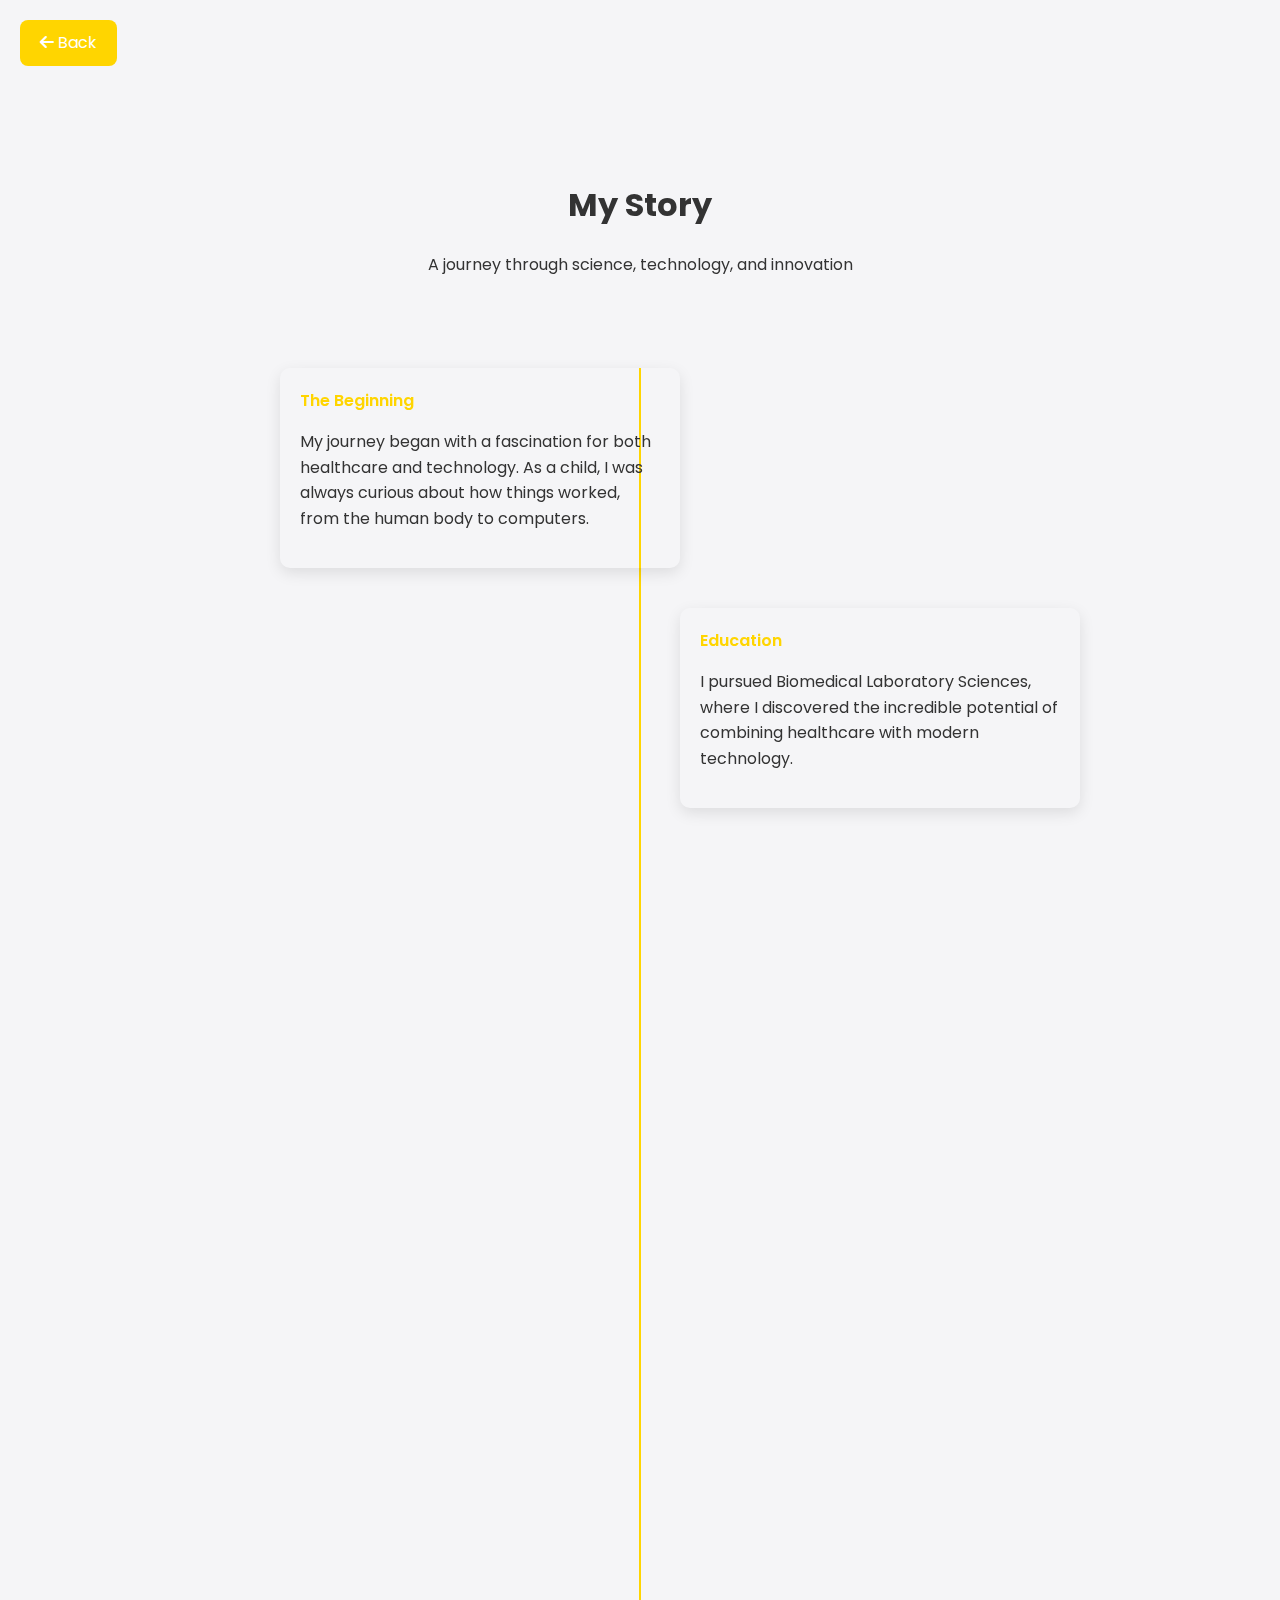
<file: story.html>
<!DOCTYPE html>
<html lang="en">
<head>
    <meta charset="UTF-8">
    <meta name="viewport" content="width=device-width, initial-scale=1.0">
    <title>My Story - Jean Pierre</title>
    <link rel="stylesheet" href="styles.css">
    <link rel="stylesheet" href="https://cdnjs.cloudflare.com/ajax/libs/font-awesome/6.0.0/css/all.min.css">
    <link href="https://fonts.googleapis.com/css2?family=Poppins:wght@300;400;500;600;700&display=swap" rel="stylesheet">
    <link href="https://unpkg.com/aos@2.3.1/dist/aos.css" rel="stylesheet">
    <style>
        .story-section {
            padding: 80px 20px;
            max-width: 800px;
            margin: 0 auto;
        }

        .story-header {
            text-align: center;
            margin-bottom: 50px;
        }

        .story-content {
            line-height: 1.8;
            font-size: 1.1rem;
        }

        .story-image {
            width: 100%;
            max-width: 600px;
            border-radius: 15px;
            margin: 30px auto;
            display: block;
        }

        .timeline {
            position: relative;
            padding: 40px 0;
        }

        .timeline::before {
            content: '';
            position: absolute;
            left: 50%;
            transform: translateX(-50%);
            width: 2px;
            height: 100%;
            background: var(--accent-color);
        }

        .timeline-item {
            margin-bottom: 40px;
            position: relative;
            width: 50%;
            padding: 0 40px;
        }

        .timeline-item:nth-child(odd) {
            left: 0;
        }

        .timeline-item:nth-child(even) {
            left: 50%;
        }

        .timeline-content {
            background: var(--bg-secondary);
            padding: 20px;
            border-radius: 10px;
            box-shadow: 0 5px 15px rgba(0, 0, 0, 0.1);
        }

        .timeline-date {
            color: var(--accent-color);
            font-weight: 600;
            margin-bottom: 10px;
        }

        .back-btn {
            position: fixed;
            top: 20px;
            left: 20px;
            background: var(--accent-color);
            color: white;
            padding: 10px 20px;
            border-radius: 8px;
            text-decoration: none;
            transition: all 0.3s ease;
        }

        .back-btn:hover {
            transform: translateY(-2px);
            box-shadow: 0 5px 15px rgba(0, 0, 0, 0.2);
        }
    </style>
</head>
<body>
    <a href="index.html" class="back-btn">
        <i class="fas fa-arrow-left"></i> Back
    </a>

    <div class="story-section">
        <div class="story-header" data-aos="fade-up">
            <h1>My Story</h1>
            <p>A journey through science, technology, and innovation</p>
        </div>

        <div class="timeline">
            <div class="timeline-item" data-aos="fade-right">
                <div class="timeline-content">
                    <div class="timeline-date">The Beginning</div>
                    <p>My journey began with a fascination for both healthcare and technology. As a child, I was always curious about how things worked, from the human body to computers.</p>
                </div>
            </div>

            <div class="timeline-item" data-aos="fade-left">
                <div class="timeline-content">
                    <div class="timeline-date">Education</div>
                    <p>I pursued Biomedical Laboratory Sciences, where I discovered the incredible potential of combining healthcare with modern technology.</p>
                </div>
            </div>

            <div class="timeline-item" data-aos="fade-right">
                <div class="timeline-content">
                    <div class="timeline-date">The Tech Journey</div>
                    <p>While studying laboratory sciences, I taught myself programming. I saw how technology could revolutionize healthcare and decided to bridge these two worlds.</p>
                </div>
            </div>

            <div class="timeline-item" data-aos="fade-left">
                <div class="timeline-content">
                    <div class="timeline-date">Projects & Impact</div>
                    <p>I've worked on various projects combining healthcare and technology, from AI-powered microscopy analysis to innovative laboratory management systems.</p>
                </div>
            </div>

            <div class="timeline-item" data-aos="fade-right">
                <div class="timeline-content">
                    <div class="timeline-date">Today</div>
                    <p>Now, I continue to explore the intersection of healthcare and technology, always looking for new ways to make a positive impact in both fields.</p>
                </div>
            </div>
        </div>

        <div class="story-content" data-aos="fade-up">
            <h2>Vision for the Future</h2>
            <p>I believe in a future where healthcare and technology work seamlessly together to improve patient care and medical research. My goal is to continue developing innovative solutions that bridge these two vital fields.</p>
        </div>
    </div>

    <script src="https://unpkg.com/aos@2.3.1/dist/aos.js"></script>
    <script>
        AOS.init({
            duration: 800,
            once: true
        });
    </script>
</body>
</html>
</file>
<file: styles.css>
:root {
    --primary-color: #3A2D72;    /* Royal Indigo */
    --secondary-color: #00F9FF;  /* Electric Cyan */
    --accent-color: #FFD500;     /* Solar Yellow */
    --bg-color: #F9F9F9;         /* Misty White */
    --text-color: #333333;       /* Charcoal Gray */
    --transition: all 0.3s ease;
    --accent-color-rgb: 255, 213, 0;     /* Solar Yellow RGB */
    --secondary-color-rgb: 0, 249, 255;  /* Electric Cyan RGB */
    --background-color: #f5f5f7;      /* Soft light gray background */
    --card-background: #ffffff;        /* White for cards */
    --section-background: #f8f9fa;     /* Alternative light background for sections */
    --nav-background: rgba(255, 255, 255, 0.95);  /* Slightly transparent white for nav */
}

body {
    font-family: 'Poppins', sans-serif;
    line-height: 1.6;
    color: var(--text-color);
    background-color: var(--background-color);
    padding-top: 70px;
}

/* Navigation */
#navbar {
    position: fixed;
    top: 0;
    width: 100%;
    background-color: rgba(255, 255, 255, 0.95);
    box-shadow: 0 2px 10px rgba(0, 0, 0, 0.1);
    z-index: 1000;
    transition: all 0.3s ease;
}

#navbar.scrolled {
    background: rgba(255, 255, 255, 0.95);
    backdrop-filter: blur(10px);
}

#navbar.hidden {
    transform: translateY(-100%);
}

.nav-content {
    display: flex;
    justify-content: space-between;
    align-items: center;
    width: 100%;
    max-width: 1200px;
    padding: 0 20px;
}

.logo {
    font-size: 1.5rem;
    font-weight: 700;
    color: var(--primary-color);
}

.nav-links {
    flex: 1;
    display: flex;
    justify-content: center;
    align-items: center;
    gap: 2rem;
    list-style: none;
}

.nav-links a {
    text-decoration: none;
    color: var(--text-color);
    font-weight: 500;
    transition: var(--transition);
}

.nav-links a:hover {
    color: var(--primary-color);
}

/* Enhanced Hero Section */
.hero {
    position: relative;
    min-height: 100vh;
    background: linear-gradient(135deg, var(--primary-color) 0%, var(--secondary-color) 100%);
    overflow: hidden;
}

.hero-particles {
    position: absolute;
    width: 100%;
    height: 100%;
    top: 0;
    left: 0;
}

.hero-content {
    position: relative;
    display: grid;
    grid-template-columns: 1fr 1fr;
    gap: 2rem;
    padding: 2rem;
    height: 100vh;
    align-items: center;
}

.hero-left {
    display: flex;
    justify-content: center;
    align-items: center;
}

.profile-container {
    position: relative;
    width: 300px;
    height: 300px;
}

.profile-image {
    width: 100%;
    height: 100%;
    border-radius: 30% 70% 70% 30% / 30% 30% 70% 70%;
    object-fit: cover;
    position: relative;
    z-index: 2;
    animation: floatImage 6s ease-in-out infinite;
    
}

.profile-blob {
    position: absolute;
    top: -10px;
    left: -10px;
    right: -10px;
    bottom: -10px;
    background: linear-gradient(45deg, var(--accent-color), var(--secondary-color));
    border-radius: 30% 70% 70% 30% / 30% 30% 70% 70%;
    animation: morphBlob 15s ease-in-out infinite;
    opacity: 0.3;
    z-index: 1;
}

@keyframes floatImage {
    0% {
        transform: translateY(0) rotate(0deg);
    }
    50% {
        transform: translateY(-15px) rotate(2deg);
    }
    100% {
        transform: translateY(0) rotate(0deg);
    }
}
@keyframes morphBlob {
    0% {
        border-radius: 30% 70% 70% 30% / 30% 30% 70% 70%;
        transform: scale(1);
    }
    25% {
        border-radius: 58% 42% 75% 25% / 76% 46% 54% 24%;
        transform: scale(1.05);
    }
    50% {
        border-radius: 50% 50% 33% 67% / 55% 27% 73% 45%;
        transform: scale(1);
    }
    75% {
        border-radius: 33% 67% 58% 42% / 63% 68% 32% 37%;
        transform: scale(1.05);
    }
    100% {
        border-radius: 30% 70% 70% 30% / 30% 30% 70% 70%;
        transform: scale(1);
    }
}

.hero-right {
    position: relative;
}

.hero-text-content {
    position: relative;
    z-index: 2;
}

.glitch {
    font-size: 4rem;
    font-weight: bold;
    text-transform: uppercase;
    position: relative;
    text-shadow: 0.05em 0 0 var(--accent-color), -0.025em -0.05em 0 var(--secondary-color),
                 0.025em 0.05em 0 var(--primary-color);
    animation: glitch 1s infinite;
}

.glitch span {
    position: absolute;
    top: 0;
    left: 0;
}

@keyframes glitch {
    0% {
        text-shadow: 0.05em 0 0 var(--accent-color), -0.025em -0.05em 0 var(--secondary-color),
                     0.025em 0.05em 0 var(--primary-color);
    }
    14% {
        text-shadow: 0.05em 0 0 var(--accent-color), -0.025em -0.05em 0 var(--secondary-color),
                     0.025em 0.05em 0 var(--primary-color);
    }
    15% {
        text-shadow: -0.05em -0.025em 0 var(--accent-color), 0.025em 0.025em 0 var(--secondary-color),
                     -0.05em -0.05em 0 var(--primary-color);
    }
    49% {
        text-shadow: -0.05em -0.025em 0 var(--accent-color), 0.025em 0.025em 0 var(--secondary-color),
                     -0.05em -0.05em 0 var(--primary-color);
    }
    50% {
        text-shadow: 0.025em 0.05em 0 var(--accent-color), 0.05em 0 0 var(--secondary-color),
                     0 -0.05em 0 var(--primary-color);
    }
    99% {
        text-shadow: 0.025em 0.05em 0 var(--accent-color), 0.05em 0 0 var(--secondary-color),
                     0 -0.05em 0 var(--primary-color);
    }
    100% {
        text-shadow: -0.025em 0 0 var(--accent-color), -0.025em -0.025em 0 var(--secondary-color),
                     -0.025em -0.05em 0 var(--primary-color);
    }
}

.role-container {
    display: flex;
    align-items: center;
    gap: 0.5rem;
    margin: 1rem 0;
}

.role-prefix {
    color: var(--accent-color);
    font-size: 1.2rem;
}

.hero-description {
    font-size: 1.2rem;
    margin: 1.5rem 0;
    color: rgba(255, 255, 255, 0.9);
}

.tech-stack {
    display: flex;
    gap: 1rem;
    margin-top: 1rem;
}

.tech-stack i {
    font-size: 1.5rem;
    color: var(--accent-color);
    animation: float 3s ease-in-out infinite;
}

.tech-stack i:nth-child(2) {
    animation-delay: 0.2s;
}

.tech-stack i:nth-child(3) {
    animation-delay: 0.4s;
}

@keyframes float {
    0% {
        transform: translateY(0);
    }
    50% {
        transform: translateY(-10px);
    }
    100% {
        transform: translateY(0);
    }
}

.circuit-board {
    position: absolute;
    top: 0;
    right: 0;
    bottom: 0;
    left: 0;
    background: 
        linear-gradient(90deg, var(--primary-color) 2px, transparent 2px) 0 0,
        linear-gradient(0deg, var(--primary-color) 2px, transparent 2px) 0 0;
    background-size: 40px 40px;
    background-color: transparent;
    opacity: 0.1;
    animation: circuit 20s linear infinite;
}

@keyframes circuit {
    0% {
        background-position: 0 0;
    }
    100% {
        background-position: 40px 40px;
    }
}

.scroll-indicator {
    position: absolute;
    bottom: 2rem;
    left: 50%;
    transform: translateX(-50%);
    display: flex;
    flex-direction: column;
    align-items: center;
    color: white;
}

.mouse {
    width: 30px;
    height: 50px;
    border: 2px solid white;
    border-radius: 15px;
    position: relative;
}

.wheel {
    width: 4px;
    height: 8px;
    background: white;
    position: absolute;
    top: 8px;
    left: 50%;
    transform: translateX(-50%);
    border-radius: 2px;
    animation: scroll 1.5s infinite;
}

.arrows {
    display: flex;
    flex-direction: column;
    align-items: center;
    margin-top: 1rem;
}

.arrows span {
    display: block;
    width: 10px;
    height: 10px;
    border-bottom: 2px solid white;
    border-right: 2px solid white;
    transform: rotate(45deg);
    margin: -6px;
    animation: arrows 2s infinite;
}

.arrows span:nth-child(2) {
    animation-delay: -0.2s;
}

.arrows span:nth-child(3) {
    animation-delay: -0.4s;
}

@keyframes scroll {
    0% {
        opacity: 1;
        transform: translateX(-50%) translateY(0);
    }
    100% {
        opacity: 0;
        transform: translateX(-50%) translateY(20px);
    }
}

@keyframes arrows {
    0% {
        opacity: 0;
        transform: rotate(45deg) translate(-20px, -20px);
    }
    50% {
        opacity: 1;
    }
    100% {
        opacity: 0;
        transform: rotate(45deg) translate(20px, 20px);
    }
}

@media (max-width: 768px) {
    .hero-content {
        grid-template-columns: 1fr;
        text-align: center;
    }

    .profile-container {
        width: 200px;
        height: 200px;
        margin: 0 auto;
    }

    .glitch {
        font-size: 2.5rem;
    }

    .tech-stack {
        justify-content: center;
    }
}

/* Navbar Styles */
.navbar {
    position: fixed;
    top: 0;
    left: 0;
    width: 100%;
    padding: 1rem 2rem;
    background: rgba(var(--bg-color-rgb), 0.95);
    backdrop-filter: blur(10px);
    -webkit-backdrop-filter: blur(10px);
    z-index: 1000;
    display: flex;
    justify-content: space-between;
    align-items: center;
    box-shadow: 0 2px 10px rgba(0, 0, 0, 0.1);
    border-bottom: 2px solid rgba(var(--accent-color-rgb), 0.1);
}

.logo {
    font-size: 1.8rem;
    font-weight: bold;
    color: var(--accent-color);
    text-decoration: none;
    transition: all 0.3s ease;
}

.logo:hover {
    transform: scale(1.05);
}

.nav-links {
    display: flex;
    gap: 2rem;
    list-style: none;
    margin: 0;
    padding: 0;
}

.nav-links a {
    color: var(--text-primary);
    text-decoration: none;
    font-size: 1rem;
    font-weight: 500;
    padding: 0.5rem 1rem;
    border-radius: 8px;
    transition: all 0.3s ease;
}

.nav-links a:hover {
    color: var(--accent-color);
    background: rgba(var(--accent-color-rgb), 0.1);
}

.hamburger {
    display: none;
    flex-direction: column;
    gap: 6px;
    cursor: pointer;
    padding: 10px;
    z-index: 1001;
    border: none;
    background: transparent;
}

.hamburger span {
    display: block;
    width: 25px;
    height: 3px;
    background: var(--text-primary);
    border-radius: 3px;
    transition: all 0.3s ease;
}

/* Mobile Styles */
@media (max-width: 768px) {
    .navbar {
        padding: 1rem;
    }

    .hamburger {
        display: flex;
    }

    .nav-links {
        position: fixed;
        top: 0;
        right: -100%;
        width: 100%;
        height: 100vh;
        background: var(--bg-color);
        flex-direction: column;
        align-items: center;
        justify-content: center;
        gap: 2rem;
        transition: all 0.3s ease;
        opacity: 0;
        visibility: hidden;
    }

    .nav-links.active {
        right: 0;
        opacity: 1;
        visibility: visible;
    }

    .nav-links a {
        font-size: 1.2rem;
        padding: 1rem 2rem;
        width: 200px;
        text-align: center;
    }

    .hamburger.active span:nth-child(1) {
        transform: rotate(45deg) translate(8px, 8px);
    }

    .hamburger.active span:nth-child(2) {
        opacity: 0;
    }

    .hamburger.active span:nth-child(3) {
        transform: rotate(-45deg) translate(7px, -7px);
    }
}

/* Small screens */
@media (max-width: 480px) {
    .navbar {
        padding: 0.8rem;
    }

    .logo {
        font-size: 1.5rem;
    }

    .nav-links a {
        width: 180px;
        font-size: 1.1rem;
    }
}

/* Ensure content doesn't hide under navbar */
body {
    padding-top: 70px;
}

/* Dark mode considerations */
@media (prefers-color-scheme: dark) {
    .navbar {
        background: rgba(var(--bg-color-rgb), 0.95);
    }
}

/* Story Button Tooltip */
#myStoryBtn {
    position: relative;
}

#myStoryBtn::before {
    content: "Click to explore my journey from Medical Lab Science to Tech! 🚀";
    position: absolute;
    top: -60px;
    left: 50%;
    transform: translateX(-50%) scale(0);
    background: var(--bg-secondary);
    color: var(--text-primary);
    padding: 10px;
    border-radius: 8px;
    font-size: 0.9rem;
    width: max-content;
    max-width: 200px;
    opacity: 0;
    pointer-events: none;
    transition: all 0.3s ease;
    box-shadow: 0 5px 15px rgba(0, 0, 0, 0.2);
}

#myStoryBtn:hover::before {
    opacity: 1;
    transform: translateX(-50%) scale(1);
    top: -70px;
}

/* Mobile Responsive Styles */
@media (max-width: 768px) {
    .hamburger {
        display: flex;
    }

    .nav-links {
        position: fixed;
        top: 70px;
        right: -100%;
        width: 100%;
        height: calc(100vh - 70px);
        background: var(--bg-color);
        flex-direction: column;
        align-items: center;
        padding: 2rem;
        transition: all 0.3s ease;
    }

    .nav-links.active {
        right: 0;
    }

    .hamburger.active span:nth-child(1) {
        transform: rotate(45deg) translate(8px, 8px);
    }

    .hamburger.active span:nth-child(2) {
        opacity: 0;
    }

    .hamburger.active span:nth-child(3) {
        transform: rotate(-45deg) translate(7px, -7px);
    }

    /* Optional Components for Mobile */
    .particles-js {
        display: none;
    }

    /* Adjust certifications timeline for mobile */
    .cert-timeline::after {
        left: 31px;
    }

    .cert-item {
        width: 100%;
        padding-left: 70px;
        padding-right: 25px;
    }

    .cert-item:nth-child(odd),
    .cert-item:nth-child(even) {
        left: 0;
    }

    .cert-item:nth-child(odd)::after,
    .cert-item:nth-child(even)::after {
        left: 19px;
    }

    .cert-item:nth-child(odd) .cert-content::before,
    .cert-item:nth-child(even) .cert-content::before {
        left: -15px;
        border-width: 10px 15px 10px 0;
        border-color: transparent var(--bg-secondary) transparent transparent;
    }
}

/* Buttons */
.btn {
    display: inline-block;
    padding: 0.8rem 1.5rem;
    border-radius: 30px;
    text-decoration: none;
    font-weight: 500;
    transition: var(--transition);
    margin: 0.5rem;
}

.btn.primary {
    background-color: var(--accent-color);
    color: var(--primary-color);
}

.btn.secondary {
    background-color: transparent;
    border: 2px solid var(--accent-color);
    color: white;
}

.btn:hover {
    transform: translateY(-2px);
    box-shadow: 0 5px 15px rgba(0, 0, 0, 0.2);
}

/* Sections */
section {
    padding: 5rem 2rem;
}

section h2 {
    text-align: center;
    color: var(--primary-color);
    margin-bottom: 3rem;
    font-size: 2.5rem;
}

/* About Section */
.about-content {
    display: grid;
    grid-template-columns: 1.2fr 0.8fr;
    gap: 4rem;
    max-width: 1200px;
    margin: 0 auto;
    padding: 0 2rem;
    align-items: center;
}

.about-images {
    display: grid;
    grid-template-columns: repeat(2, 1fr);
    gap: 1.5rem;
}

.about-images img {
    width: 100%;
    border-radius: 10px;
    transition: var(--transition);
}

.about-images img:hover {
    transform: scale(1.05);
}

/* Projects Section */
.project-filter {
    display: flex;
    justify-content: center;
    gap: 1rem;
    margin-bottom: 2rem;
}

.filter-btn {
    padding: 0.5rem 1.5rem;
    border: none;
    border-radius: 25px;
    background: transparent;
    color: var(--text-color);
    cursor: pointer;
    transition: all 0.3s ease;
    border: 2px solid var(--primary-color);
}

.filter-btn.active,
.filter-btn:hover {
    background: var(--primary-color);
    color: white;
}

.project-grid {
    display: grid;
    grid-template-columns: repeat(auto-fit, minmax(350px, 1fr));
    gap: 2.5rem;
    max-width: 1400px;
    margin: 0 auto;
    padding: 0 2rem;
}

.project-card {
    position: relative;
    overflow: hidden;
    border-radius: 15px;
    transition: all 0.3s ease;
    aspect-ratio: 16/9;
    background: var(--card-background);
    box-shadow: 0 4px 6px rgba(0, 0, 0, 0.05);
}

.project-card img {
    width: 100%;
    height: 100%;
    object-fit: cover;
    transition: transform 0.5s ease;
}

.project-card:hover img {
    transform: scale(1.1);
}

.project-overlay {
    position: absolute;
    top: 0;
    left: 0;
    width: 100%;
    height: 100%;
    background: rgba(58, 45, 114, 0.95);
    color: white;
    display: flex;
    flex-direction: column;
    justify-content: center;
    align-items: center;
    padding: 2rem;
    opacity: 0;
    transform: translateY(20px);
    transition: all 0.3s ease;
    text-align: center;
}

.project-card:hover .project-overlay {
    opacity: 1;
    transform: translateY(0);
}

.project-badges {
    position: absolute;
    top: 1rem;
    left: 0;
    width: 100%;
    display: flex;
    justify-content: center;
    gap: 1rem;
    flex-wrap: wrap;
}

.project-badges span {
    background: var(--accent-color);
    color: var(--primary-color);
    padding: 0.3rem 0.8rem;
    border-radius: 20px;
    font-size: 0.8rem;
    font-weight: 500;
}

.project-overlay h3 {
    font-size: 1.8rem;
    margin-bottom: 0.5rem;
    color: var(--accent-color);
}

.project-overlay h4 {
    font-size: 1.1rem;
    margin-bottom: 1rem;
    color: var(--secondary-color);
}

.project-features {
    display: flex;
    flex-wrap: wrap;
    gap: 0.5rem;
    justify-content: center;
    margin: 1rem 0;
}

.project-features span {
    background: rgba(255, 255, 255, 0.1);
    padding: 0.3rem 0.8rem;
    border-radius: 15px;
    font-size: 0.8rem;
}

.project-overlay .btn {
    margin-top: 1rem;
    background: var(--accent-color);
    color: var(--primary-color);
    border: none;
    padding: 0.8rem 1.5rem;
    border-radius: 25px;
    font-weight: 500;
    transition: all 0.3s ease;
}

.project-overlay .btn:hover {
    transform: translateY(-2px);
    box-shadow: 0 5px 15px rgba(0, 0, 0, 0.2);
}

@media (max-width: 768px) {
    .project-overlay {
        padding: 1rem;
    }
    
    .project-overlay h3 {
        font-size: 1.4rem;
    }
    
    .project-overlay h4 {
        font-size: 1rem;
    }
    
    .project-features {
        display: none;
    }
}

/* Skills Section */
.skills {
    padding: 6rem 2rem;
    background: var(--bg-color);
    position: relative;
    overflow: hidden;
}

.skills::before {
    content: '';
    position: absolute;
    top: 0;
    left: 0;
    right: 0;
    bottom: 0;
    background: linear-gradient(135deg, rgba(var(--accent-color-rgb), 0.05), rgba(var(--secondary-color-rgb), 0.05));
    z-index: 0;
}

.skills-content {
    position: relative;
    z-index: 1;
    max-width: 1200px;
    margin: 0 auto;
    display: grid;
    gap: 2rem;
}

.skills-category {
    background: rgba(255, 255, 255, 0.03);
    padding: 2rem;
    border-radius: 15px;
    box-shadow: 0 4px 20px rgba(0, 0, 0, 0.1);
    backdrop-filter: blur(10px);
    border: 1px solid rgba(255, 255, 255, 0.1);
    transition: all 0.3s ease;
}

.skills-category:hover {
    transform: translateY(-5px);
    box-shadow: 0 8px 25px rgba(0, 0, 0, 0.15);
    border-color: rgba(var(--accent-color-rgb), 0.3);
}

.skills-category h3 {
    color: var(--accent-color);
    margin-bottom: 1.5rem;
    display: flex;
    align-items: center;
    gap: 0.5rem;
    font-size: 1.2rem;
}

.skills-category h3 i {
    font-size: 1.3em;
    color: var(--accent-color);
    opacity: 0.9;
}

.skills-grid {
    display: grid;
    gap: 1.2rem;
}

.skill-item {
    margin-bottom: 0.8rem;
}

.skill-name {
    display: block;
    margin-bottom: 0.5rem;
    color: var(--text-color);
    font-weight: 500;
    font-size: 0.95rem;
    opacity: 0.9;
}

.skill-bar {
    height: 6px;
    background: rgba(255, 255, 255, 0.08);
    border-radius: 3px;
    overflow: hidden;
    position: relative;
}

.skill-progress {
    height: 100%;
    border-radius: 3px;
    background: linear-gradient(90deg, 
        var(--accent-color),
        var(--secondary-color)
    );
    position: relative;
    transform: scaleX(0);
    transform-origin: left;
    animation: skillProgress 1.2s ease-out forwards;
}

.skill-progress::after {
    content: '';
    position: absolute;
    top: 0;
    left: 0;
    right: 0;
    bottom: 0;
    background: linear-gradient(90deg,
        rgba(255, 255, 255, 0.1),
        rgba(255, 255, 255, 0.2)
    );
    border-radius: inherit;
}

@keyframes skillProgress {
    0% {
        transform: scaleX(0);
        opacity: 0;
    }
    100% {
        transform: scaleX(1);
        opacity: 1;
    }
}

/* Add subtle glow effect on hover */
.skills-category:hover .skill-progress {
    filter: brightness(1.1);
    box-shadow: 0 0 15px rgba(var(--accent-color-rgb), 0.3);
}

@media (min-width: 768px) {
    .skills-content {
        grid-template-columns: repeat(2, 1fr);
    }
}

@media (max-width: 767px) {
    .skills-category {
        padding: 1.5rem;
    }
    
    .skill-name {
        font-size: 0.9rem;
    }
    
    .skills-category h3 {
        font-size: 1.1rem;
    }
}

/* Learning Journey Section */
.certifications {
    padding: 6rem 2rem;
    min-height: 100vh;
    position: relative;
    overflow: hidden;
}

.cert-timeline {
    position: relative;
    max-width: 1200px;
    margin: 4rem auto;
    padding: 2rem 0;
}

.cert-timeline::after {
    content: '';
    position: absolute;
    width: 6px;
    background: var(--accent-color);
    top: 0;
    bottom: 0;
    left: 50%;
    transform: translateX(-50%);
    border-radius: 12px;
}

.cert-item {
    padding: 1rem;
    position: relative;
    width: 50%;
    margin: 2rem 0;
}

.cert-item::after {
    content: '';
    position: absolute;
    width: 25px;
    height: 25px;
    background: var(--accent-color);
    border: 4px solid var(--bg-color);
    top: 50%;
    border-radius: 50%;
    z-index: 1;
    box-shadow: 0 0 0 4px rgba(var(--accent-color-rgb), 0.2);
    transition: all 0.3s ease;
}

.cert-item:hover::after {
    background: var(--bg-color);
    border-color: var(--accent-color);
    transform: scale(1.2);
}

.cert-item:nth-child(odd) {
    left: 0;
    padding-right: 3rem;
}

.cert-item:nth-child(even) {
    left: 50%;
    padding-left: 3rem;
}

.cert-item:nth-child(odd)::after {
    right: -12px;
}

.cert-item:nth-child(even)::after {
    left: -13px;
}

.cert-content {
    padding: 1.5rem;
    background: var(--bg-secondary);
    border-radius: 15px;
    box-shadow: 0 5px 15px rgba(0, 0, 0, 0.1);
    transition: all 0.3s ease;
    position: relative;
}

.cert-content::before {
    content: '';
    position: absolute;
    border-style: solid;
    top: 50%;
    transform: translateY(-50%);
}

.cert-item:nth-child(odd) .cert-content::before {
    right: -15px;
    border-width: 10px 0 10px 15px;
    border-color: transparent transparent transparent var(--bg-secondary);
}

.cert-item:nth-child(even) .cert-content::before {
    left: -15px;
    border-width: 10px 15px 10px 0;
    border-color: transparent var(--bg-secondary) transparent transparent;
}

.cert-content:hover {
    transform: translateY(-5px);
    box-shadow: 0 8px 25px rgba(0, 0, 0, 0.15);
}

.cert-date {
    font-size: 0.9rem;
    color: var(--accent-color);
    margin-bottom: 0.5rem;
    font-weight: 600;
}

.cert-title {
    font-size: 1.2rem;
    color: var(--text-primary);
    margin-bottom: 0.5rem;
}

.cert-issuer {
    font-size: 1rem;
    color: var(--text-secondary);
    margin-bottom: 1rem;
}

.cert-description {
    font-size: 0.95rem;
    color: var(--text-secondary);
    line-height: 1.6;
}

.cert-link {
    display: inline-block;
    margin-top: 1rem;
    color: var(--accent-color);
    text-decoration: none;
    font-size: 0.9rem;
    transition: all 0.3s ease;
}

.cert-link:hover {
    color: var(--text-primary);
    transform: translateX(5px);
}

@media (max-width: 768px) {
    .cert-timeline::after {
        left: 31px;
    }

    .cert-item {
        width: 100%;
        padding-left: 70px;
        padding-right: 25px;
    }

    .cert-item:nth-child(odd) {
        left: 0;
    }

    .cert-item:nth-child(even) {
        left: 0;
    }

    .cert-item:nth-child(odd)::after,
    .cert-item:nth-child(even)::after {
        left: 19px;
        right: auto;
    }

    .cert-item:nth-child(odd) .cert-content::before,
    .cert-item:nth-child(even) .cert-content::before {
        left: -15px;
        right: auto;
        border-width: 10px 15px 10px 0;
        border-color: transparent var(--bg-secondary) transparent transparent;
    }
}

/* Contact Section */
.contact {
    padding: 6rem 2rem;
    background: var(--bg-color);
    position: relative;
    text-align: center;
}

.contact-buttons {
    display: flex;
    flex-wrap: wrap;
    justify-content: center;
    gap: 20px;
    margin: 40px 0;
}

.contact-btn {
    background: var(--bg-secondary);
    color: var(--text-primary);
    border: 2px solid var(--accent-color);
    padding: 15px 30px;
    border-radius: 12px;
    cursor: pointer;
    transition: all 0.3s ease;
    font-size: 1.1rem;
    display: flex;
    align-items: center;
    gap: 10px;
}

.contact-btn:hover {
    background: var(--accent-color);
    transform: translateY(-3px);
    box-shadow: 0 5px 15px rgba(0, 0, 0, 0.2);
}

.contact-btn i {
    font-size: 1.2rem;
}

.interaction-panel {
    display: none;
    max-width: 600px;
    margin: 30px auto;
    padding: 30px;
    background: var(--bg-secondary);
    border-radius: 15px;
    box-shadow: 0 5px 20px rgba(0, 0, 0, 0.1);
    border: 2px solid var(--accent-color);
}

.interaction-panel.active {
    display: block;
    animation: fadeIn 0.3s ease-in-out;
}

.social-links {
    display: flex;
    flex-wrap: wrap;
    justify-content: center;
    gap: 20px;
    margin-top: 20px;
}

.social-links a {
    color: var(--text-primary);
    text-decoration: none;
    padding: 15px 25px;
    border-radius: 12px;
    transition: all 0.3s ease;
    display: flex;
    align-items: center;
    gap: 10px;
    background: var(--bg-secondary);
    border: 2px solid var(--accent-color);
    font-weight: 500;
    min-width: 180px;
    justify-content: center;
}

.social-links a i {
    font-size: 1.5rem;
    width: 24px;
    text-align: center;
    color: var(--accent-color);
}

.social-links a:hover {
    background: var(--accent-color);
    transform: translateY(-3px);
    box-shadow: 0 5px 15px rgba(0, 0, 0, 0.2);
}

.social-links a:hover i,
.social-links a:hover {
    color: var(--bg-color);
}

.cert-image {
    width: 100%;
    max-width: 120px;
    height: auto;
    margin: 1rem auto 0;
    border-radius: 8px;
    box-shadow: 0 3px 10px rgba(0, 0, 0, 0.1);
    transition: all 0.3s ease;
    display: block;
    object-fit: cover;
    border: 2px solid var(--accent-color);
}

.cert-image:hover {
    transform: scale(1.05);
    box-shadow: 0 5px 15px rgba(0, 0, 0, 0.2);
}

@media (max-width: 768px) {
    .social-links {
        gap: 10px;
    }

    .social-links a {
        padding: 12px 20px;
        min-width: 150px;
    }

    .cert-image {
        max-width: 100px;
    }
}

/* Slap notification */
.slap-notification {
    position: fixed;
    top: 20px;
    left: 50%;
    transform: translateX(-50%);
    background: var(--accent-color);
    color: white;
    padding: 15px 30px;
    border-radius: 10px;
    animation: slideDown 0.3s ease-out, fadeOut 0.3s ease-out 2.7s;
    z-index: 1000;
}

@keyframes slideDown {
    from {
        transform: translate(-50%, -100%);
        opacity: 0;
    }
    to {
        transform: translate(-50%, 0);
        opacity: 1;
    }
}

@keyframes fadeOut {
    to {
        opacity: 0;
    }
}

#myStoryBtn {
    margin: 20px 0;
    padding: 12px 25px;
    font-size: 1.1rem;
}

/* Story Button */
.story-btn {
    margin: 2rem 0;
    padding: 1rem 2rem;
    background: transparent;
    border: 2px solid var(--accent-color);
    border-radius: 30px;
    color: var(--accent-color);
    font-size: 1.1rem;
    cursor: pointer;
    transition: all 0.3s ease;
    position: relative;
    overflow: hidden;
}

.story-btn::before {
    content: '';
    position: absolute;
    top: 0;
    left: 0;
    width: 100%;
    height: 100%;
    background: var(--accent-color);
    transform: translateX(-100%);
    transition: transform 0.3s ease;
    z-index: -1;
}

.story-btn:hover {
    color: var(--bg-color);
}

.story-btn:hover::before {
    transform: translateX(0);
}

.story-btn-content {
    display: flex;
    align-items: center;
    gap: 0.5rem;
    position: relative;
    z-index: 1;
}

/* Modal Styles */
.modal {
    display: none;
    position: fixed;
    top: 0;
    left: 0;
    width: 100%;
    height: 100%;
    background: rgba(0, 0, 0, 0.8);
    z-index: 1000;
    opacity: 0;
    transition: opacity 0.3s ease;
}

.modal.active {
    display: flex;
    opacity: 1;
}

.modal-content {
    background: var(--bg-color);
    padding: 2rem;
    border-radius: 15px;
    max-width: 800px;
    width: 90%;
    margin: auto;
    position: relative;
    transform: translateY(-50px);
    transition: transform 0.3s ease;
}

.modal.active .modal-content {
    transform: translateY(0);
}

.close-modal {
    position: absolute;
    top: 1rem;
    right: 1rem;
    font-size: 1.5rem;
    cursor: pointer;
    color: var(--text-color);
    transition: color 0.3s ease;
}

.close-modal:hover {
    color: var(--accent-color);
}

/* Meme Lab Section */
.meme-lab {
    position: relative;
    width: 300px;
    margin: 2rem auto;
    transform: rotate(-5deg);
    transition: transform 0.3s ease;
    cursor: pointer;
}

.meme-lab:hover {
    transform: rotate(0deg) scale(1.05);
}

.meme-lab img {
    width: 100%;
    border-radius: 10px;
    box-shadow: 0 4px 15px rgba(0, 0, 0, 0.2);
}

.meme-lab .quote {
    position: absolute;
    bottom: -20px;
    left: 50%;
    transform: translateX(-50%);
    background: var(--accent-color);
    color: white;
    padding: 0.5rem 1rem;
    border-radius: 20px;
    font-size: 0.9rem;
    white-space: nowrap;
    box-shadow: 0 2px 10px rgba(0, 0, 0, 0.1);
}

/* Footer */
footer {
    background-color: var(--primary-color);
    color: white;
    padding: 2rem;
    text-align: center;
}

.footer-content {
    max-width: 1200px;
    margin: 0 auto;
    display: flex;
    justify-content: space-between;
    align-items: center;
}

.social-links {
    display: flex;
    gap: 1rem;
}

.social-links a {
    color: white;
    font-size: 1.5rem;
    transition: var(--transition);
}

.social-links a:hover {
    color: var(--accent-color);
}

/* Responsive Design */
@media (max-width: 768px) {
    .nav-links {
        display: none;
    }
    
    .hero {
        grid-template-columns: 1fr;
    }
    
    .about-content,
    .skills-content {
        grid-template-columns: 1fr;
        gap: 2rem;
    }
    
    .project-grid {
        grid-template-columns: 1fr;
    }
    
    .skill-tags {
        grid-template-columns: repeat(auto-fill, minmax(120px, 1fr));
    }
    
    .project-filter {
        flex-wrap: wrap;
        justify-content: center;
    }
    
    .filter-btn {
        font-size: 0.9rem;
        padding: 0.4rem 1.2rem;
    }
    
    .typed-text {
        font-size: 1.2rem;
    }
}

/* Loading Animation */
.loading {
    position: fixed;
    top: 0;
    left: 0;
    width: 100%;
    height: 100%;
    background: white;
    display: flex;
    justify-content: center;
    align-items: center;
    z-index: 9999;
}

.loading::after {
    content: '';
    width: 50px;
    height: 50px;
    border: 5px solid #f3f3f3;
    border-top: 5px solid var(--primary-color);
    border-radius: 50%;
    animation: spin 1s linear infinite;
}

@keyframes spin {
    0% { transform: rotate(0deg); }
    100% { transform: rotate(360deg); }
}

/* For alternating sections, you can use: */
section:nth-child(even) {
    background-color: var(--section-background);
}

/* For cards and containers */
.project-card, 
.contact-form,
.about-card {
    background-color: var(--card-background);
    box-shadow: 0 4px 6px rgba(0, 0, 0, 0.05);  /* Subtle shadow */
}

/* Navigation background */
nav {
    background-color: var(--nav-background);
    backdrop-filter: blur(10px);  /* Adds a frosted glass effect */
}
</file>
